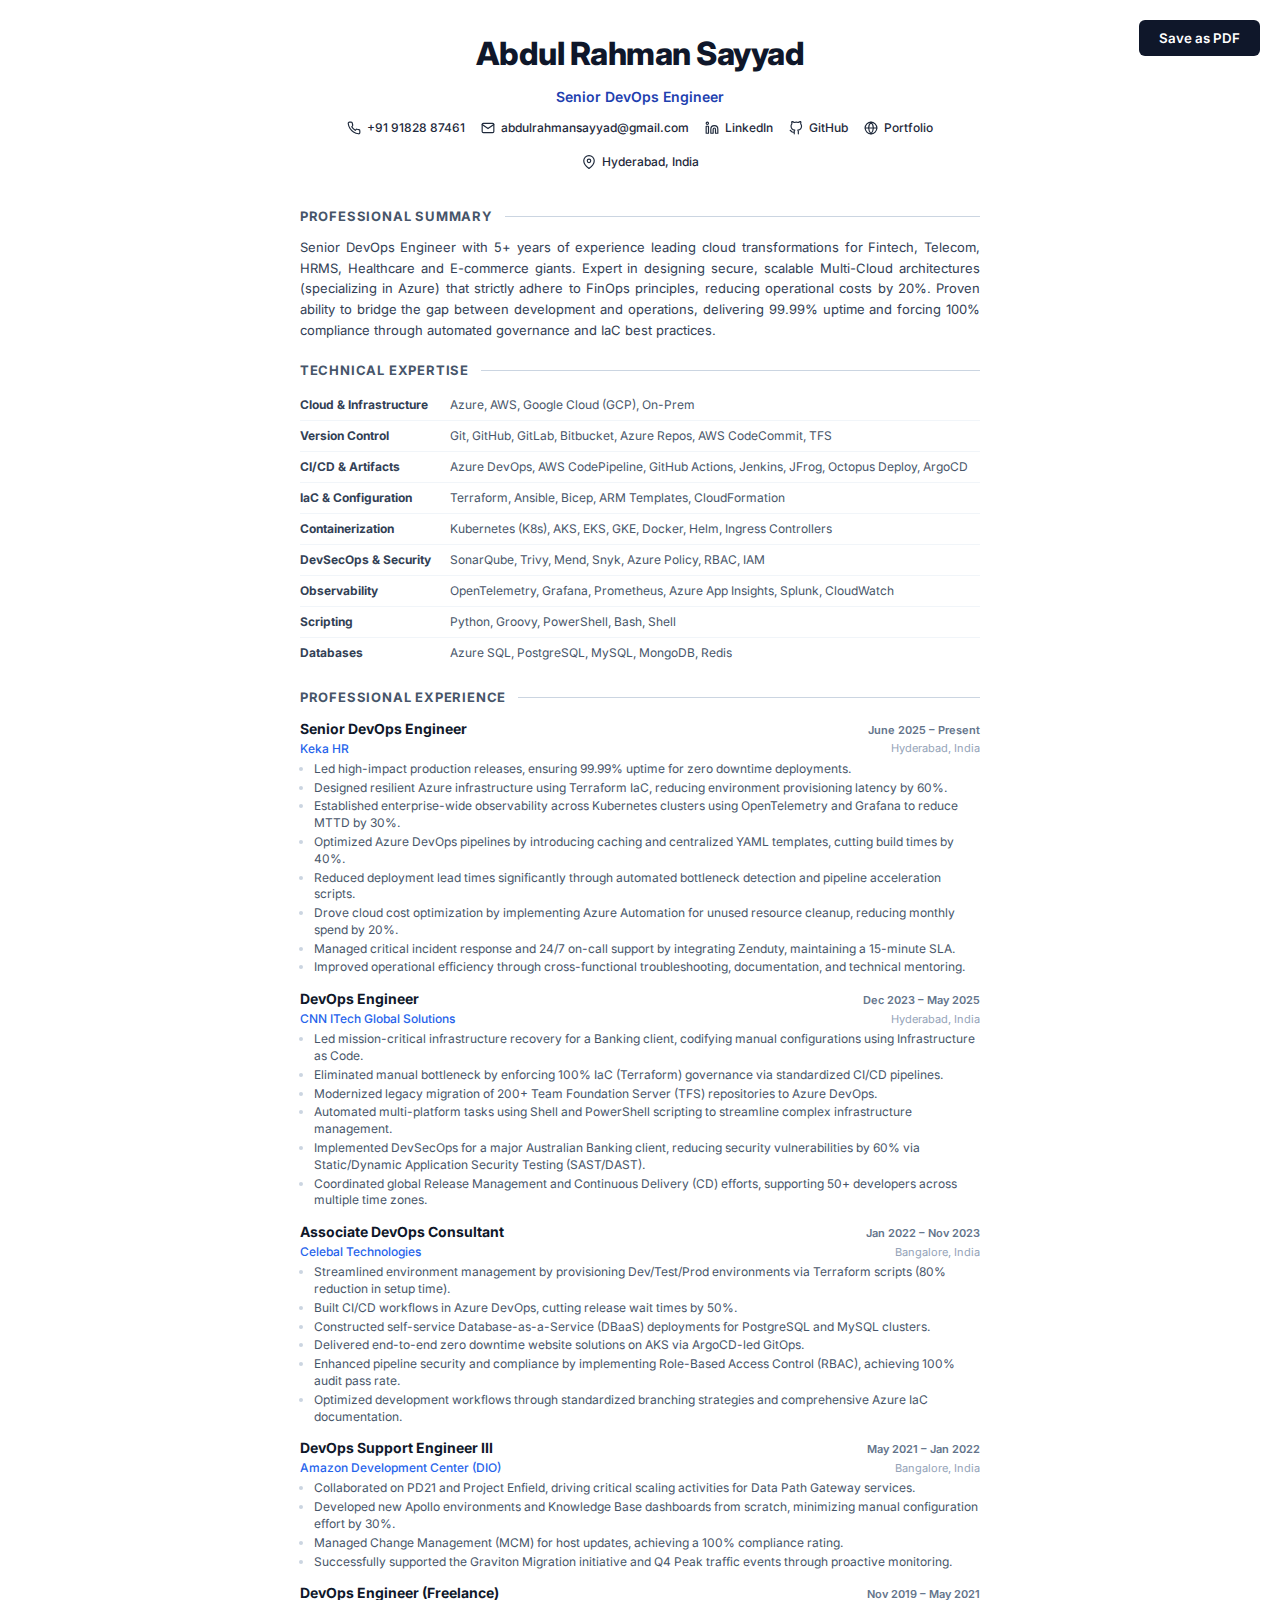
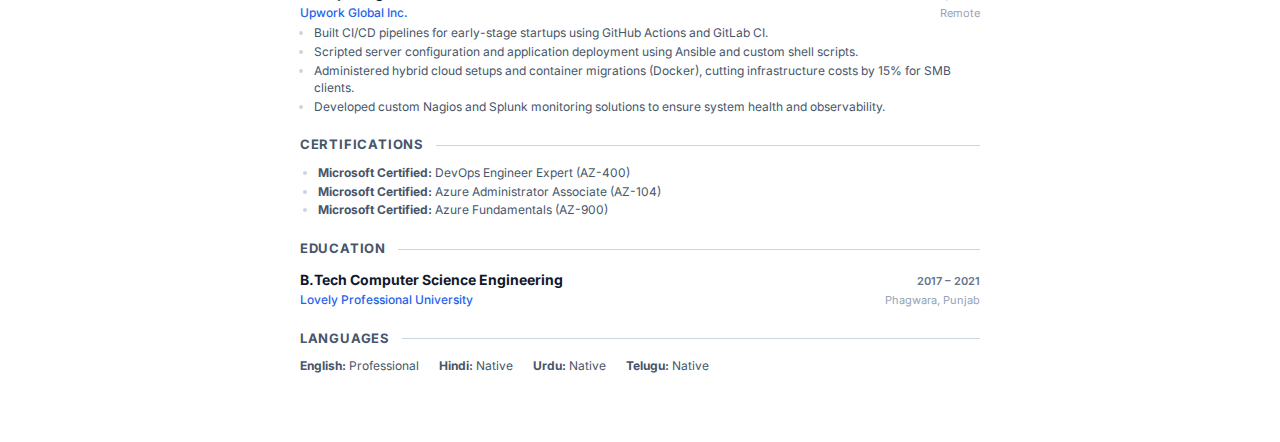
<file: resume_preview.html>
<!DOCTYPE html>
<html lang="en">
<head>
    <meta charset="UTF-8">
    <meta name="viewport" content="width=device-width, initial-scale=1.0">
    <title>Abdul Rahman Sayyad - Resume</title>
    <style>
        @import url('https://fonts.googleapis.com/css2?family=Inter:wght@400;500;600;700&display=swap');

        @page {
            size: A4;
            margin: 0;
        }
        body {
            font-family: 'Inter', -apple-system, BlinkMacSystemFont, "Segoe UI", Roboto, sans-serif;
            line-height: 1.5;
            color: #334155;
            background: #fff;
            margin: 0;
            padding: 0;
            -webkit-print-color-adjust: exact;
        }
        .page {
            width: 210mm;
            min-height: 297mm;
            padding: 8mm 15mm 12mm 15mm;
            margin: 0 auto;
            background: white;
            box-sizing: border-box;
            position: relative;
        }
        @media print {
            body { background: white; }
            .page { width: 100%; margin: 0; padding: 8mm 12mm; box-shadow: none; }
            .no-print { display: none; }
            
            /* Prevent awkward breaks */
            .job-entry { page-break-inside: avoid; }
            .section-title { page-break-after: avoid; }
            h1, .subtitle, .contact-info { page-break-inside: avoid; }
        }
        
        /* Header */
        header {
            margin-bottom: 20px;
            border-bottom: 2px solid #f1f5f9;
            padding-bottom: 16px;
        }
        h1 {
            font-size: 26px;
            font-weight: 800;
            color: #0f172a;
            margin: 0 0 4px 0;
            letter-spacing: -0.5px;
        }
        .subtitle {
            font-size: 14px;
            color: #2563eb;
            font-weight: 600;
            margin-bottom: 8px;
        }
        .contact-info {
            display: flex;
            flex-wrap: wrap;
            gap: 8px 16px;
            font-size: 11px;
            color: #475569;
        }
        .contact-item {
            display: flex;
            align-items: center;
            gap: 6px;
        }
        .contact-item svg {
            width: 14px;
            height: 14px;
            color: #94a3b8;
        }
        .contact-info a {
            color: #475569;
            text-decoration: none;
            font-weight: 500;
        }

        /* Sections */
        .section {
            margin-bottom: 20px;
        }
        .section-title {
            font-size: 13px;
            text-transform: uppercase;
            font-weight: 700;
            color: #475569;
            letter-spacing: 0.8px;
            margin-bottom: 10px;
            display: flex;
            align-items: center;
        }
        .section-title::after {
            content: '';
            flex-grow: 1;
            height: 1px;
            background: #cbd5e1;
            margin-left: 12px;
        }

        /* Skills Table */
        .skills-table {
            width: 100%;
            border-collapse: collapse;
            margin-bottom: 12px;
            border: none;
        }
        .skills-table td {
            padding: 6px 0;
            border-bottom: 1px solid #f1f5f9;
            vertical-align: top;
        }
        .skills-table tr:last-child td {
            border-bottom: none;
        }
        .skill-category-cell {
            width: 22%;
            background-color: transparent;
            font-size: 12px;
            font-weight: 700;
            color: #334155;
            padding-right: 12px;
            border-right: none;
            white-space: normal;
        }
        .skill-list-cell {
            font-size: 12px;
            color: #475569;
            line-height: 1.5;
        }

        /* Experience */
        .job-entry {
            margin-bottom: 12px;
        }
        .job-header {
            display: flex;
            justify-content: space-between;
            align-items: baseline;
            margin-bottom: 1px;
        }
        .role {
            font-size: 14px;
            font-weight: 700;
            color: #0f172a;
        }
        .date {
            font-size: 11px;
            font-weight: 600;
            color: #64748b;
        }
        .job-subheader {
            font-size: 12px;
            color: #2563eb;
            font-weight: 500;
            margin-bottom: 3px;
            display: flex;
            justify-content: space-between;
            align-items: center;
        }
        .location {
            color: #94a3b8;
            font-weight: 400;
            font-size: 11px;
        }
        
        /* Lists */
        ul {
            margin: 0;
            padding-left: 14px;
        }
        li {
            font-size: 12px;
            color: #475569;
            margin-bottom: 2px;
            text-align: left;
            line-height: 1.4;
        }
        li::marker {
            color: #cbd5e1;
        }

        /* Helper */
        .print-btn {
            position: fixed;
            top: 20px; right: 20px;
            padding: 10px 20px;
            background: #0f172a; color: white;
            border: none; border-radius: 6px;
            cursor: pointer;
            font-family: inherit;
            font-weight: 600;
        }
    </style>
</head>
<body>
    <button class="no-print print-btn" onclick="window.print()">Save as PDF</button>

    <div class="page">
        <header style="text-align: center; border-bottom: none; margin-bottom: 20px;">
            <h1 style="font-size: 32px; margin-bottom: 8px; color: #0f172a;">Abdul Rahman Sayyad</h1>
            <div class="subtitle" style="text-align: center; color: #1e40af; margin-bottom: 12px; font-weight: 600;">Senior DevOps Engineer</div>
            
            <div class="contact-info" style="justify-content: center; gap: 16px; font-size: 12px; color: #1e293b; font-weight: 500; display: flex; align-items: center; flex-wrap: wrap;">
                <span style="display: flex; align-items: center; gap: 6px;">
                    <svg xmlns="http://www.w3.org/2000/svg" width="14" height="14" viewBox="0 0 24 24" fill="none" stroke="currentColor" stroke-width="2" stroke-linecap="round" stroke-linejoin="round"><path d="M22 16.92v3a2 2 0 0 1-2.18 2 19.79 19.79 0 0 1-8.63-3.07 19.5 19.5 0 0 1-6-6 19.79 19.79 0 0 1-3.07-8.67A2 2 0 0 1 4.11 2h3a2 2 0 0 1 2 1.72 12.05 12.05 0 0 0 .57 2.81 2 2 0 0 1-.45 2.11L8.09 9.91a16 16 0 0 0 6 6l1.27-1.27a2 2 0 0 1 2.11-.45 12.05 12.05 0 0 0 2.81.57A2 2 0 0 1 22 16.92z"></path></svg>
                    +91 91828 87461
                </span>
                
                <a href="mailto:abdulrahmansayyad@gmail.com" style="display: flex; align-items: center; gap: 6px; color: #1e293b; text-decoration: none;">
                    <svg xmlns="http://www.w3.org/2000/svg" width="14" height="14" viewBox="0 0 24 24" fill="none" stroke="currentColor" stroke-width="2" stroke-linecap="round" stroke-linejoin="round"><path d="M4 4h16c1.1 0 2 .9 2 2v12c0 1.1-.9 2-2 2H4c-1.1 0-2-.9-2-2V6c0-1.1.9-2 2-2z"></path><polyline points="22,6 12,13 2,6"></polyline></svg>
                    abdulrahmansayyad@gmail.com
                </a>

                <a href="https://linkedin.com/in/abdulrahmansayyad" style="display: flex; align-items: center; gap: 6px; color: #1e293b; text-decoration: none;">
                    <svg xmlns="http://www.w3.org/2000/svg" width="14" height="14" viewBox="0 0 24 24" fill="none" stroke="currentColor" stroke-width="2" stroke-linecap="round" stroke-linejoin="round"><path d="M16 8a6 6 0 0 1 6 6v7h-4v-7a2 2 0 0 0-2-2 2 2 0 0 0-2 2v7h-4v-7a6 6 0 0 1 6-6z"></path><rect x="2" y="9" width="4" height="12"></rect><circle cx="4" cy="4" r="2"></circle></svg>
                    LinkedIn
                </a>

                <a href="https://github.com/AbdulRahmanSayyad" style="display: flex; align-items: center; gap: 6px; color: #1e293b; text-decoration: none;">
                    <svg xmlns="http://www.w3.org/2000/svg" width="14" height="14" viewBox="0 0 24 24" fill="none" stroke="currentColor" stroke-width="2" stroke-linecap="round" stroke-linejoin="round"><path d="M9 19c-5 1.5-5-2.5-7-3m14 6v-3.87a3.37 3.37 0 0 0-.94-2.61c3.14-.35 6.44-1.54 6.44-7A5.44 5.44 0 0 0 20 4.77 5.07 5.07 0 0 0 19.91 1S18.73.65 16 2.48a13.38 13.38 0 0 0-7 0C6.27.65 5.09 1 5.09 1A5.07 5.07 0 0 0 5 4.77a5.44 5.44 0 0 0-1.5 3.78c0 5.42 3.3 6.61 6.44 7A3.37 3.37 0 0 0 9 18.13V22"></path></svg>
                    GitHub
                </a>

                <a href="https://abdulrahmansayyad.github.io/my-portfolio-build/" style="display: flex; align-items: center; gap: 6px; color: #1e293b; text-decoration: none;">
                    <svg xmlns="http://www.w3.org/2000/svg" width="14" height="14" viewBox="0 0 24 24" fill="none" stroke="currentColor" stroke-width="2" stroke-linecap="round" stroke-linejoin="round"><circle cx="12" cy="12" r="10"></circle><line x1="2" y1="12" x2="22" y2="12"></line><path d="M12 2a15.3 15.3 0 0 1 4 10 15.3 15.3 0 0 1-4 10 15.3 15.3 0 0 1-4-10 15.3 15.3 0 0 1 4-10z"></path></svg>
                    Portfolio
                </a>

                <span style="display: flex; align-items: center; gap: 6px;">
                    <svg xmlns="http://www.w3.org/2000/svg" width="14" height="14" viewBox="0 0 24 24" fill="none" stroke="currentColor" stroke-width="2" stroke-linecap="round" stroke-linejoin="round"><path d="M21 10c0 7-9 13-9 13s-9-6-9-13a9 9 0 0 1 18 0z"></path><circle cx="12" cy="10" r="3"></circle></svg>
                    Hyderabad, India
                </span>
            </div>
        </header>

        <div class="section">
            <div class="section-title">Professional Summary</div>
            <div style="font-size: 13px; color: #334155; line-height: 1.6; text-align: justify;">
                Senior DevOps Engineer with 5+ years of experience leading cloud transformations for Fintech, Telecom, HRMS, Healthcare and E-commerce giants. Expert in designing secure, scalable Multi-Cloud architectures (specializing in Azure) that strictly adhere to FinOps principles, reducing operational costs by 20%. Proven ability to bridge the gap between development and operations, delivering 99.99% uptime and forcing 100% compliance through automated governance and IaC best practices.
            </div>
        </div>

        <div class="section">
            <div class="section-title">Technical Expertise</div>
            <table class="skills-table">
                <tr>
                    <td class="skill-category-cell">Cloud & Infrastructure</td>
                    <td class="skill-list-cell">Azure, AWS, Google Cloud (GCP), On-Prem</td>
                </tr>
                <tr>
                    <td class="skill-category-cell">Version Control</td>
                    <td class="skill-list-cell">Git, GitHub, GitLab, Bitbucket, Azure Repos, AWS CodeCommit, TFS</td>
                </tr>
                <tr>
                    <td class="skill-category-cell">CI/CD & Artifacts</td>
                    <td class="skill-list-cell">Azure DevOps, AWS CodePipeline, GitHub Actions, Jenkins, JFrog, Octopus Deploy, ArgoCD</td>
                </tr>
                <tr>
                    <td class="skill-category-cell">IaC & Configuration</td>
                    <td class="skill-list-cell">Terraform, Ansible, Bicep, ARM Templates, CloudFormation</td>
                </tr>
                <tr>
                    <td class="skill-category-cell">Containerization</td>
                    <td class="skill-list-cell">Kubernetes (K8s), AKS, EKS, GKE, Docker, Helm, Ingress Controllers</td>
                </tr>
                <tr>
                    <td class="skill-category-cell">DevSecOps & Security</td>
                    <td class="skill-list-cell">SonarQube, Trivy, Mend, Snyk, Azure Policy, RBAC, IAM</td>
                </tr>
                <tr>
                    <td class="skill-category-cell">Observability</td>
                    <td class="skill-list-cell">OpenTelemetry, Grafana, Prometheus, Azure App Insights, Splunk, CloudWatch</td>
                </tr>
                <tr>
                    <td class="skill-category-cell">Scripting</td>
                    <td class="skill-list-cell">Python, Groovy, PowerShell, Bash, Shell</td>
                </tr>
                <tr>
                    <td class="skill-category-cell">Databases</td>
                    <td class="skill-list-cell">Azure SQL, PostgreSQL, MySQL, MongoDB, Redis</td>
                </tr>
            </table>
        </div>

        <div class="section">
            <div class="section-title">Professional Experience</div>

            <div class="job-entry">
                <div class="job-header">
                    <span class="role">Senior DevOps Engineer</span>
                    <span class="date">June 2025 – Present</span>
                </div>
                <div class="job-subheader">
                    <span class="company">Keka HR</span> 
                    <span class="location">Hyderabad, India</span>
                </div>
                <ul>
                    <li>Led high-impact production releases, ensuring 99.99% uptime for zero downtime deployments.</li>
                    <li>Designed resilient Azure infrastructure using Terraform IaC, reducing environment provisioning latency by 60%.</li>
                    <li>Established enterprise-wide observability across Kubernetes clusters using OpenTelemetry and Grafana to reduce MTTD by 30%.</li>
                    <li>Optimized Azure DevOps pipelines by introducing caching and centralized YAML templates, cutting build times by 40%.</li>
                    <li>Reduced deployment lead times significantly through automated bottleneck detection and pipeline acceleration scripts.</li>
                    <li>Drove cloud cost optimization by implementing Azure Automation for unused resource cleanup, reducing monthly spend by 20%.</li>
                    <li>Managed critical incident response and 24/7 on-call support by integrating Zenduty, maintaining a 15-minute SLA.</li>
                    <li>Improved operational efficiency through cross-functional troubleshooting, documentation, and technical mentoring.</li>
                </ul>
            </div>

            <div class="job-entry">
                <div class="job-header">
                    <span class="role">DevOps Engineer</span>
                    <span class="date">Dec 2023 – May 2025</span>
                </div>
                <div class="job-subheader">
                    <span class="company">CNN ITech Global Solutions</span>
                    <span class="location">Hyderabad, India</span>
                </div>
                <ul>
                    <li>Led mission-critical infrastructure recovery for a Banking client, codifying manual configurations using Infrastructure as Code.</li>
                    <li>Eliminated manual bottleneck by enforcing 100% IaC (Terraform) governance via standardized CI/CD pipelines.</li>
                    <li>Modernized legacy migration of 200+ Team Foundation Server (TFS) repositories to Azure DevOps.</li>                    <li>Automated multi-platform tasks using Shell and PowerShell scripting to streamline complex infrastructure management.</li>                    <li>Implemented DevSecOps for a major Australian Banking client, reducing security vulnerabilities by 60% via Static/Dynamic Application Security Testing (SAST/DAST).</li>
                    <li>Coordinated global Release Management and Continuous Delivery (CD) efforts, supporting 50+ developers across multiple time zones.</li>
                </ul>
            </div>

            <div class="job-entry">
                <div class="job-header">
                    <span class="role">Associate DevOps Consultant</span>
                    <span class="date">Jan 2022 – Nov 2023</span>
                </div>
                <div class="job-subheader">
                    <span class="company">Celebal Technologies</span>
                    <span class="location">Bangalore, India</span>
                </div>
                <ul>
                    <li>Streamlined environment management by provisioning Dev/Test/Prod environments via Terraform scripts (80% reduction in setup time).</li>
                    <li>Built CI/CD workflows in Azure DevOps, cutting release wait times by 50%.</li>
                    <li>Constructed self-service Database-as-a-Service (DBaaS) deployments for PostgreSQL and MySQL clusters.</li>
                    <li>Delivered end-to-end zero downtime website solutions on AKS via ArgoCD-led GitOps.</li>
                    <li>Enhanced pipeline security and compliance by implementing Role-Based Access Control (RBAC), achieving 100% audit pass rate.</li>                    <li>Optimized development workflows through standardized branching strategies and comprehensive Azure IaC documentation.</li>                </ul>
            </div>

            <div class="job-entry">
                <div class="job-header">
                    <span class="role">DevOps Support Engineer III</span>
                    <span class="date">May 2021 – Jan 2022</span>
                </div>
                <div class="job-subheader">
                    <span class="company">Amazon Development Center (DIO)</span>
                    <span class="location">Bangalore, India</span>
                </div>
                <ul>
                    <li>Collaborated on PD21 and Project Enfield, driving critical scaling activities for Data Path Gateway services.</li>
                    <li>Developed new Apollo environments and Knowledge Base dashboards from scratch, minimizing manual configuration effort by 30%.</li>
                    <li>Managed Change Management (MCM) for host updates, achieving a 100% compliance rating.</li>
                    <li>Successfully supported the Graviton Migration initiative and Q4 Peak traffic events through proactive monitoring.</li>
                </ul>
            </div>

            <div class="job-entry">
                <div class="job-header">
                    <span class="role">DevOps Engineer (Freelance)</span>
                    <span class="date">Nov 2019 – May 2021</span>
                </div>
                <div class="job-subheader">
                    <span class="company">Upwork Global Inc.</span>
                    <span class="location">Remote</span>
                </div>
                <ul>
                    <li>Built CI/CD pipelines for early-stage startups using GitHub Actions and GitLab CI.</li>
                    <li>Scripted server configuration and application deployment using Ansible and custom shell scripts.</li>
                    <li>Administered hybrid cloud setups and container migrations (Docker), cutting infrastructure costs by 15% for SMB clients.</li>
                    <li>Developed custom Nagios and Splunk monitoring solutions to ensure system health and observability.</li>
                </ul>
            </div>
        </div>

        <div class="section">
            <div class="section-title">Certifications</div>
            <ul style="list-style-type: disc; padding-left: 18px; display: block;">
                <li><strong>Microsoft Certified:</strong> DevOps Engineer Expert (AZ-400)</li>
                <li><strong>Microsoft Certified:</strong> Azure Administrator Associate (AZ-104)</li>
                <li><strong>Microsoft Certified:</strong> Azure Fundamentals (AZ-900)</li>
            </ul>
        </div>
        <div class="section">
            <div class="section-title">Education</div>
            <div class="job-entry" style="margin-bottom: 0;">
                <div class="job-header">
                    <span class="role" style="font-weight: 700;">B.Tech Computer Science Engineering</span>
                    <span class="date">2017 – 2021</span>
                </div>
                <div class="job-subheader" style="margin-bottom: 0;">
                    <span class="company">Lovely Professional University</span>
                    <span class="location">Phagwara, Punjab</span>
                </div>
            </div>
        </div>

        <div class="section">
            <div class="section-title">Languages</div>
            <ul style="list-style-type: none; padding-left: 0; display: flex; gap: 20px;">
                <li><strong>English:</strong> Professional</li>
                <li><strong>Hindi:</strong> Native</li>
                <li><strong>Urdu:</strong> Native</li>
                <li><strong>Telugu:</strong> Native</li>
            </ul>
        </div>
    </div>
</body>
</html>
</file>
